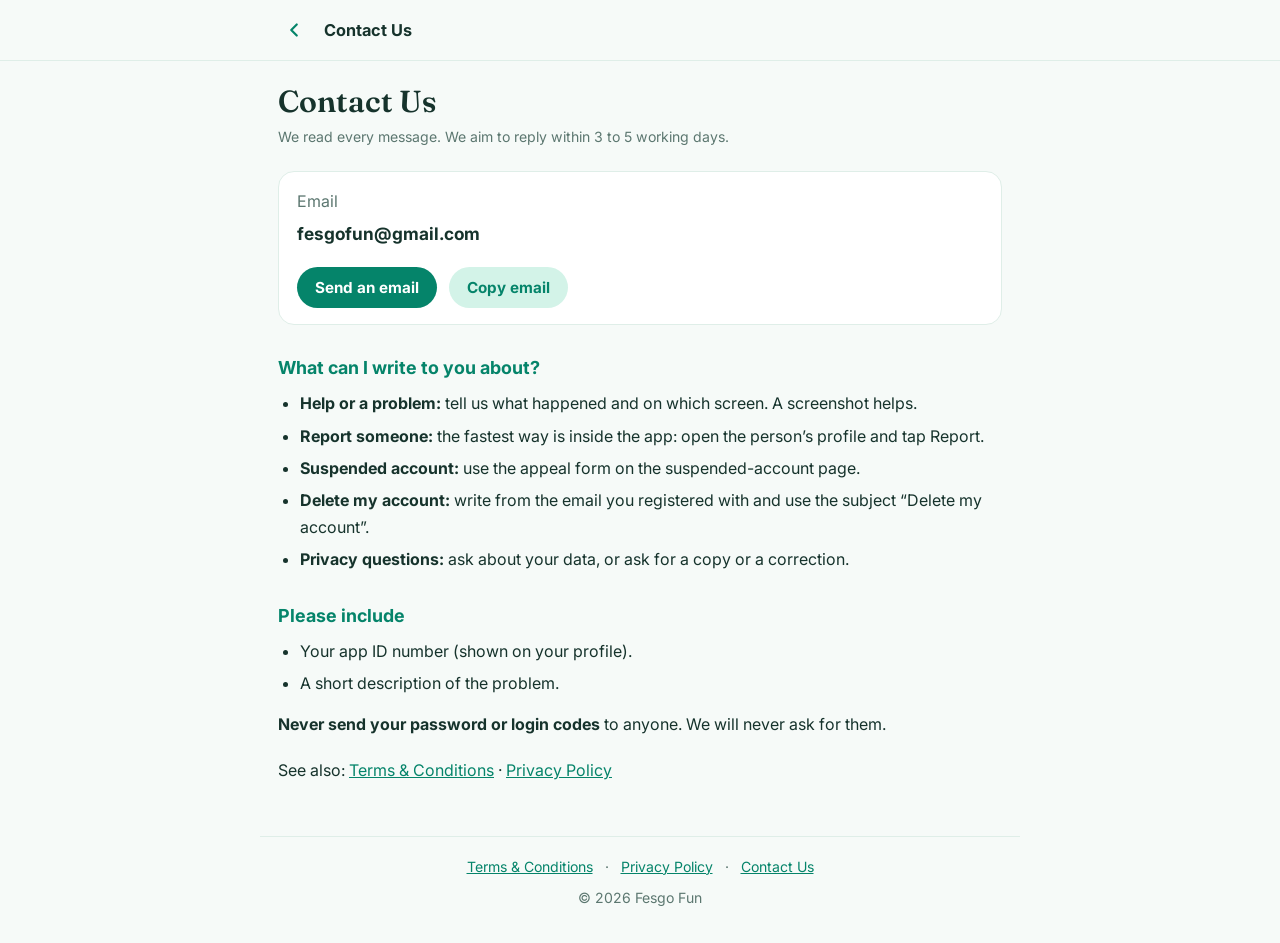
<file: contact.html>
<!DOCTYPE html>
<html lang="en">
<head>
<meta charset="UTF-8">
<meta name="viewport" content="width=device-width, initial-scale=1.0">
<title>Contact Us — Fesgo Fun</title>
<meta name="robots" content="index,follow">
<link rel="stylesheet" href="fallback-fonts.css">
<link rel="preconnect" href="https://fonts.googleapis.com">
<link rel="preconnect" href="https://fonts.gstatic.com" crossorigin>
<link href="https://fonts.googleapis.com/css2?family=Fraunces:wght@600&family=Inter:wght@400;500;600;700&display=swap" rel="stylesheet">
<link rel="stylesheet" href="legal.css">
</head>
<body>
<header><div class="bar">
  <button class="back" type="button" aria-label="Back" onclick="if(history.length>1){history.back();}else{location.href='index.html';}">
    <svg width="22" height="22" viewBox="0 0 24 24" fill="none" stroke="currentColor" stroke-width="2.4" stroke-linecap="round" stroke-linejoin="round"><path d="M15 18l-6-6 6-6"/></svg>
  </button>
  <b>Contact Us</b>
</div></header>
<main>

<h1>Contact Us</h1>
<p class="upd">We read every message. We aim to reply within 3 to 5 working days.</p>

<div class="box">
  <p style="margin-bottom:6px;color:var(--ink-soft);">Email</p>
  <p class="mail" id="mail">fesgofun@gmail.com</p>
  <a class="btn" href="mailto:fesgofun@gmail.com">Send an email</a>
  <button class="btn alt" type="button" onclick="copyMail(this)">Copy email</button>
</div>

<h2>What can I write to you about?</h2>
<ul>
<li><b>Help or a problem:</b> tell us what happened and on which screen. A screenshot helps.</li>
<li><b>Report someone:</b> the fastest way is inside the app: open the person’s profile and tap Report.</li>
<li><b>Suspended account:</b> use the appeal form on the suspended-account page.</li>
<li><b>Delete my account:</b> write from the email you registered with and use the subject “Delete my account”.</li>
<li><b>Privacy questions:</b> ask about your data, or ask for a copy or a correction.</li>
</ul>

<h2>Please include</h2>
<ul>
<li>Your app ID number (shown on your profile).</li>
<li>A short description of the problem.</li>
</ul>
<p><b>Never send your password or login codes</b> to anyone. We will never ask for them.</p>

<p style="margin-top:20px;">See also: <a href="terms.html">Terms &amp; Conditions</a> · <a href="privacy.html">Privacy Policy</a></p>
<script>
function copyMail(btn){
  var t = document.getElementById('mail').textContent;
  function done(){ btn.textContent = 'Copied'; setTimeout(function(){ btn.textContent = 'Copy email'; }, 1600); }
  if(navigator.clipboard && navigator.clipboard.writeText){ navigator.clipboard.writeText(t).then(done, done); }
  else { var r = document.createRange(); r.selectNode(document.getElementById('mail')); var s = getSelection(); s.removeAllRanges(); s.addRange(r); try{ document.execCommand('copy'); }catch(e){} done(); }
}
</script>
</main>
<footer>
  <a href="terms.html">Terms &amp; Conditions</a> · <a href="privacy.html">Privacy Policy</a> · <a href="contact.html">Contact Us</a>
  <div style="margin-top:8px;">© 2026 Fesgo Fun</div>
</footer>
</body>
</html>
</file>
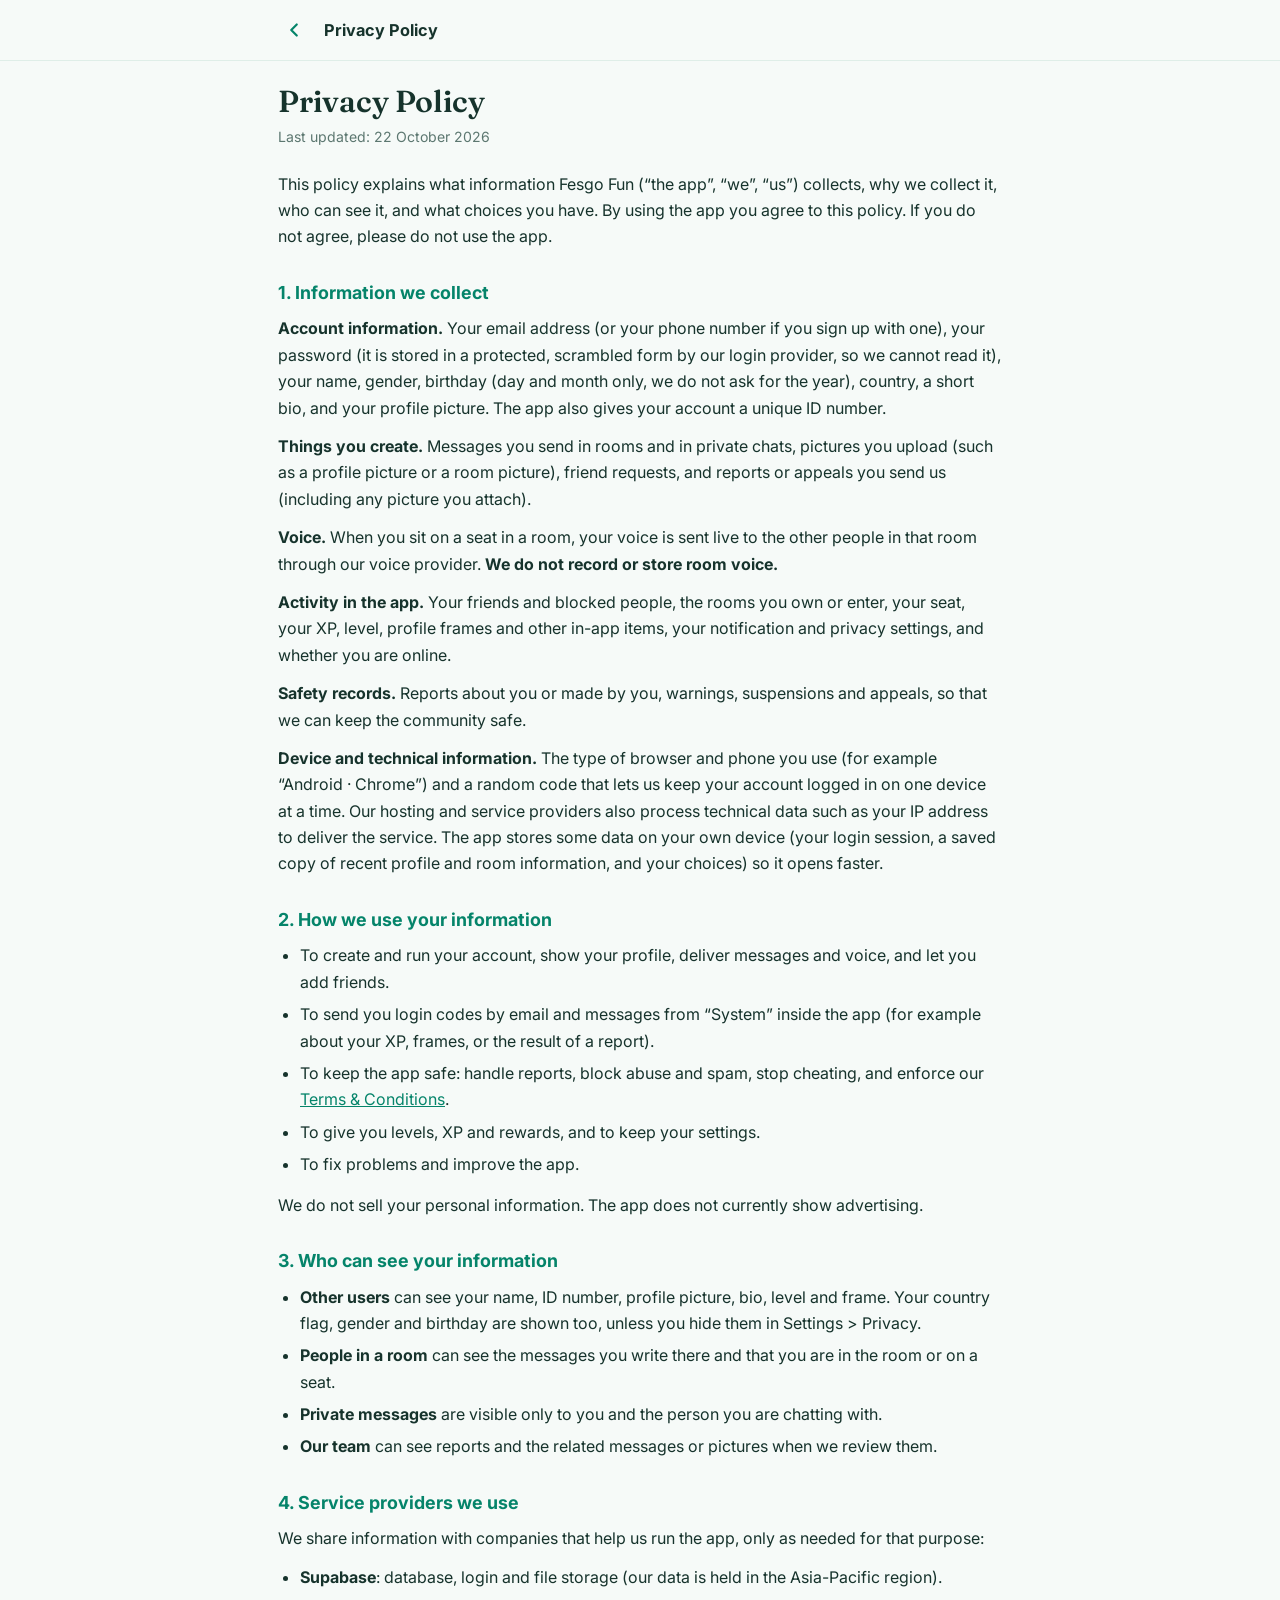
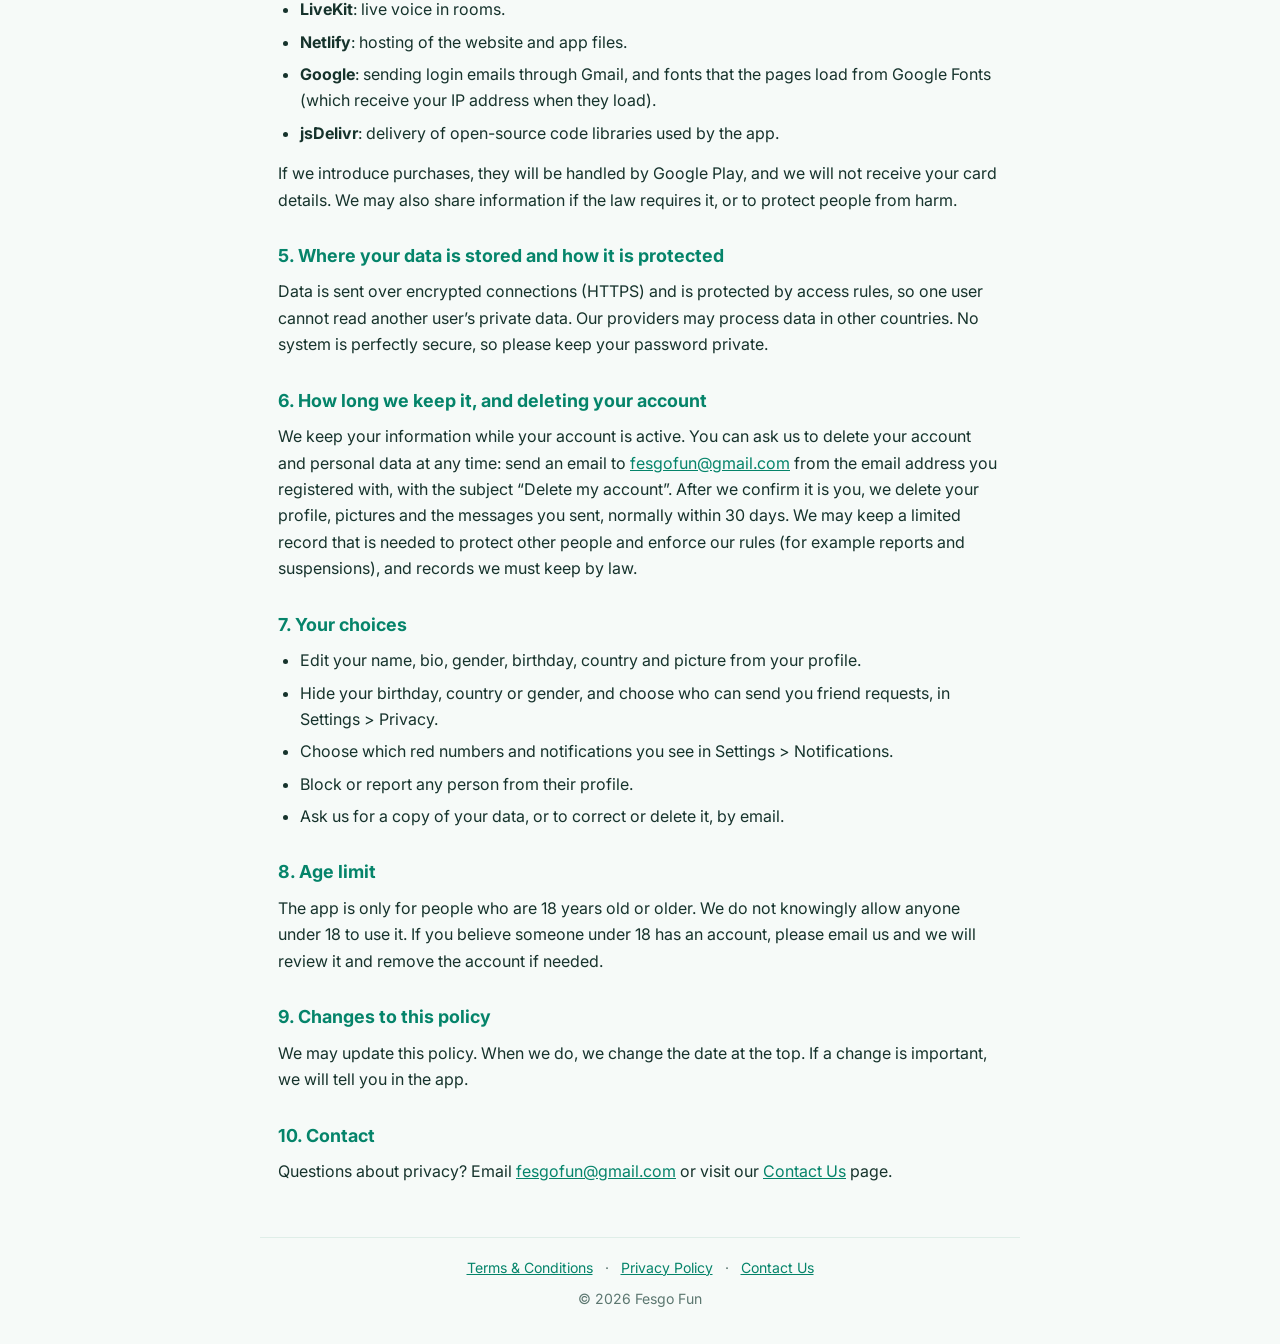
<file: privacy.html>
<!DOCTYPE html>
<html lang="en">
<head>
<meta charset="UTF-8">
<meta name="viewport" content="width=device-width, initial-scale=1.0">
<title>Privacy Policy — Fesgo Fun</title>
<meta name="robots" content="index,follow">
<link rel="stylesheet" href="fallback-fonts.css">
<link rel="preconnect" href="https://fonts.googleapis.com">
<link rel="preconnect" href="https://fonts.gstatic.com" crossorigin>
<link href="https://fonts.googleapis.com/css2?family=Fraunces:wght@600&family=Inter:wght@400;500;600;700&display=swap" rel="stylesheet">
<link rel="stylesheet" href="legal.css">
</head>
<body>
<header><div class="bar">
  <button class="back" type="button" aria-label="Back" onclick="if(history.length>1){history.back();}else{location.href='index.html';}">
    <svg width="22" height="22" viewBox="0 0 24 24" fill="none" stroke="currentColor" stroke-width="2.4" stroke-linecap="round" stroke-linejoin="round"><path d="M15 18l-6-6 6-6"/></svg>
  </button>
  <b>Privacy Policy</b>
</div></header>
<main>

<h1>Privacy Policy</h1>
<p class="upd">Last updated: 22 October 2026</p>

<p>This policy explains what information Fesgo Fun (“the app”, “we”, “us”) collects, why we collect it, who can see it, and what choices you have. By using the app you agree to this policy. If you do not agree, please do not use the app.</p>

<h2>1. Information we collect</h2>
<p><b>Account information.</b> Your email address (or your phone number if you sign up with one), your password (it is stored in a protected, scrambled form by our login provider, so we cannot read it), your name, gender, birthday (day and month only, we do not ask for the year), country, a short bio, and your profile picture. The app also gives your account a unique ID number.</p>
<p><b>Things you create.</b> Messages you send in rooms and in private chats, pictures you upload (such as a profile picture or a room picture), friend requests, and reports or appeals you send us (including any picture you attach).</p>
<p><b>Voice.</b> When you sit on a seat in a room, your voice is sent live to the other people in that room through our voice provider. <b>We do not record or store room voice.</b></p>
<p><b>Activity in the app.</b> Your friends and blocked people, the rooms you own or enter, your seat, your XP, level, profile frames and other in-app items, your notification and privacy settings, and whether you are online.</p>
<p><b>Safety records.</b> Reports about you or made by you, warnings, suspensions and appeals, so that we can keep the community safe.</p>
<p><b>Device and technical information.</b> The type of browser and phone you use (for example “Android · Chrome”) and a random code that lets us keep your account logged in on one device at a time. Our hosting and service providers also process technical data such as your IP address to deliver the service. The app stores some data on your own device (your login session, a saved copy of recent profile and room information, and your choices) so it opens faster.</p>

<h2>2. How we use your information</h2>
<ul>
<li>To create and run your account, show your profile, deliver messages and voice, and let you add friends.</li>
<li>To send you login codes by email and messages from “System” inside the app (for example about your XP, frames, or the result of a report).</li>
<li>To keep the app safe: handle reports, block abuse and spam, stop cheating, and enforce our <a href="terms.html">Terms &amp; Conditions</a>.</li>
<li>To give you levels, XP and rewards, and to keep your settings.</li>
<li>To fix problems and improve the app.</li>
</ul>
<p>We do not sell your personal information. The app does not currently show advertising.</p>

<h2>3. Who can see your information</h2>
<ul>
<li><b>Other users</b> can see your name, ID number, profile picture, bio, level and frame. Your country flag, gender and birthday are shown too, unless you hide them in Settings &gt; Privacy.</li>
<li><b>People in a room</b> can see the messages you write there and that you are in the room or on a seat.</li>
<li><b>Private messages</b> are visible only to you and the person you are chatting with.</li>
<li><b>Our team</b> can see reports and the related messages or pictures when we review them.</li>
</ul>

<h2>4. Service providers we use</h2>
<p>We share information with companies that help us run the app, only as needed for that purpose:</p>
<ul>
<li><b>Supabase</b>: database, login and file storage (our data is held in the Asia-Pacific region).</li>
<li><b>LiveKit</b>: live voice in rooms.</li>
<li><b>Netlify</b>: hosting of the website and app files.</li>
<li><b>Google</b>: sending login emails through Gmail, and fonts that the pages load from Google Fonts (which receive your IP address when they load).</li>
<li><b>jsDelivr</b>: delivery of open-source code libraries used by the app.</li>
</ul>
<p>If we introduce purchases, they will be handled by Google Play, and we will not receive your card details. We may also share information if the law requires it, or to protect people from harm.</p>

<h2>5. Where your data is stored and how it is protected</h2>
<p>Data is sent over encrypted connections (HTTPS) and is protected by access rules, so one user cannot read another user’s private data. Our providers may process data in other countries. No system is perfectly secure, so please keep your password private.</p>

<h2>6. How long we keep it, and deleting your account</h2>
<p>We keep your information while your account is active. You can ask us to delete your account and personal data at any time: send an email to <a href="mailto:fesgofun@gmail.com">fesgofun@gmail.com</a> from the email address you registered with, with the subject “Delete my account”. After we confirm it is you, we delete your profile, pictures and the messages you sent, normally within 30 days. We may keep a limited record that is needed to protect other people and enforce our rules (for example reports and suspensions), and records we must keep by law.</p>

<h2>7. Your choices</h2>
<ul>
<li>Edit your name, bio, gender, birthday, country and picture from your profile.</li>
<li>Hide your birthday, country or gender, and choose who can send you friend requests, in Settings &gt; Privacy.</li>
<li>Choose which red numbers and notifications you see in Settings &gt; Notifications.</li>
<li>Block or report any person from their profile.</li>
<li>Ask us for a copy of your data, or to correct or delete it, by email.</li>
</ul>

<h2>8. Age limit</h2>
<p>The app is only for people who are 18 years old or older. We do not knowingly allow anyone under 18 to use it. If you believe someone under 18 has an account, please email us and we will review it and remove the account if needed.</p>

<h2>9. Changes to this policy</h2>
<p>We may update this policy. When we do, we change the date at the top. If a change is important, we will tell you in the app.</p>

<h2>10. Contact</h2>
<p>Questions about privacy? Email <a href="mailto:fesgofun@gmail.com">fesgofun@gmail.com</a> or visit our <a href="contact.html">Contact Us</a> page.</p>
</main>
<footer>
  <a href="terms.html">Terms &amp; Conditions</a> · <a href="privacy.html">Privacy Policy</a> · <a href="contact.html">Contact Us</a>
  <div style="margin-top:8px;">© 2026 Fesgo Fun</div>
</footer>
</body>
</html>
</file>
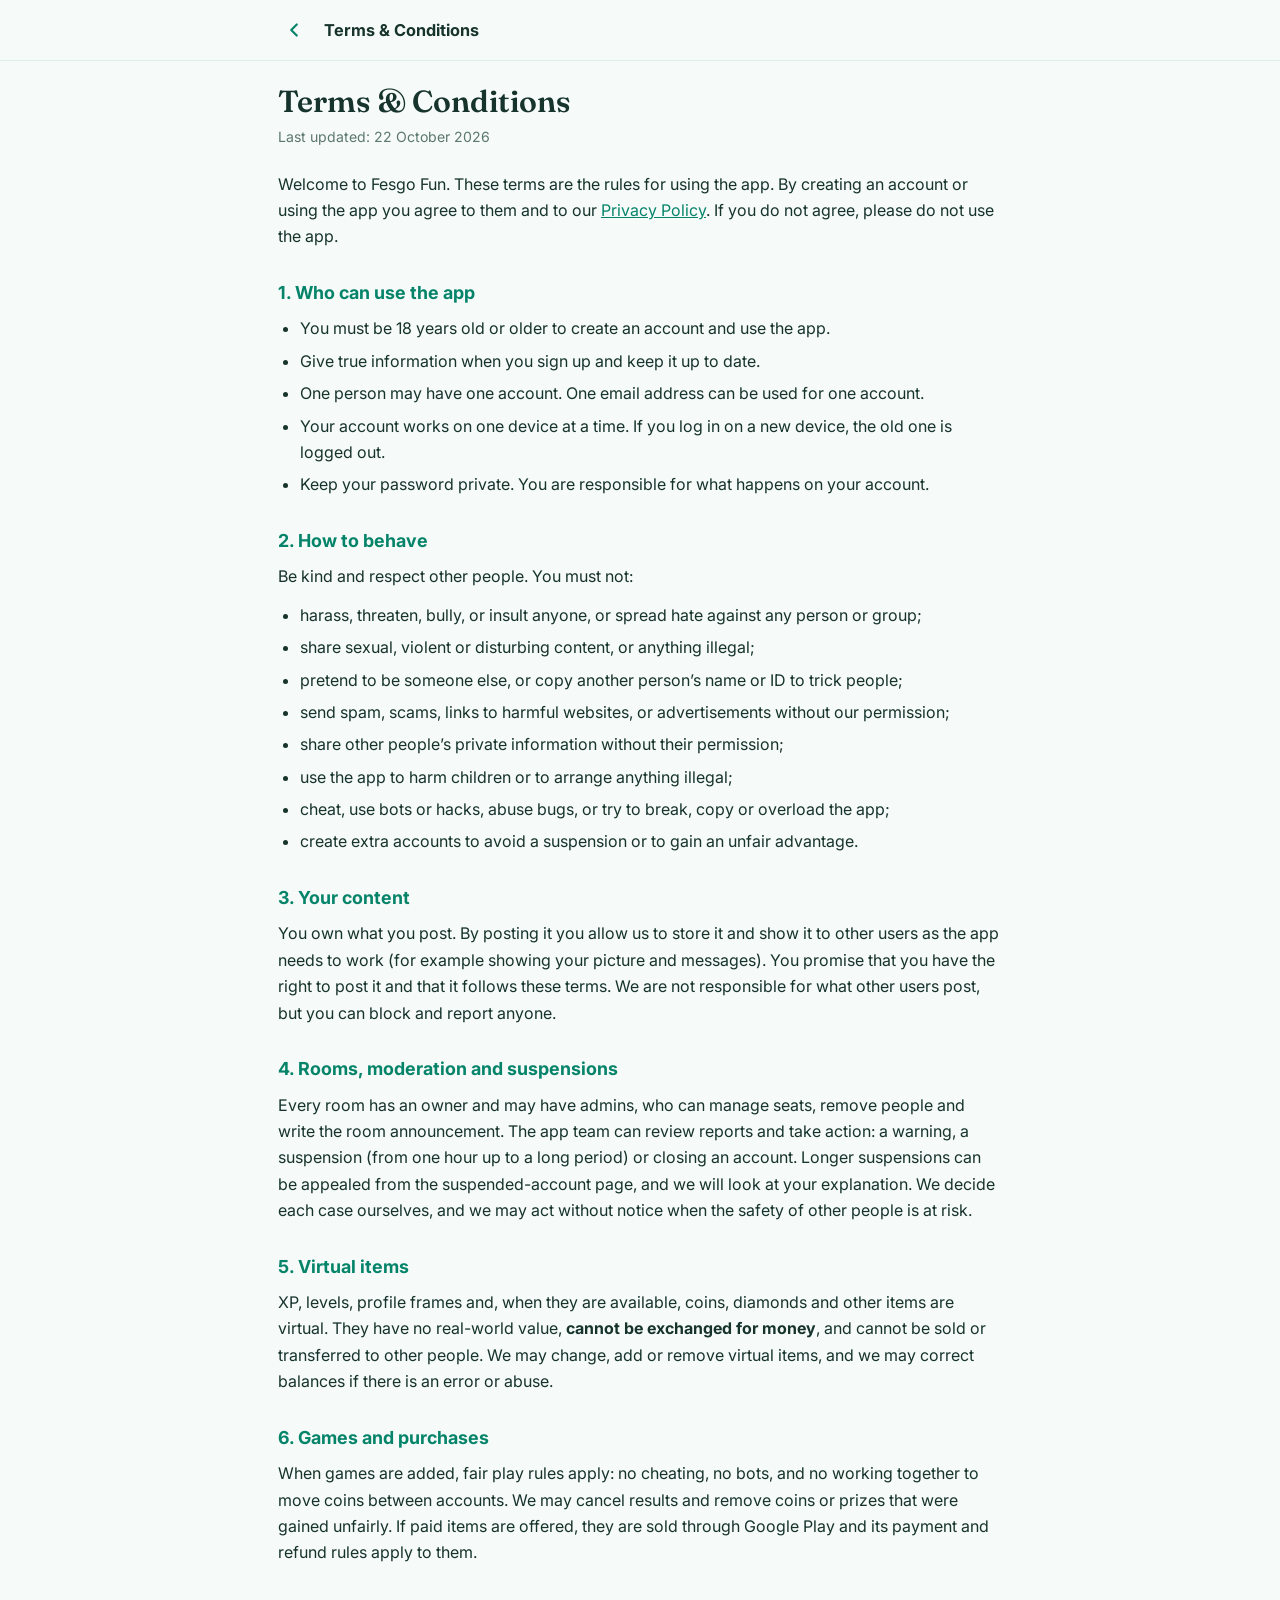
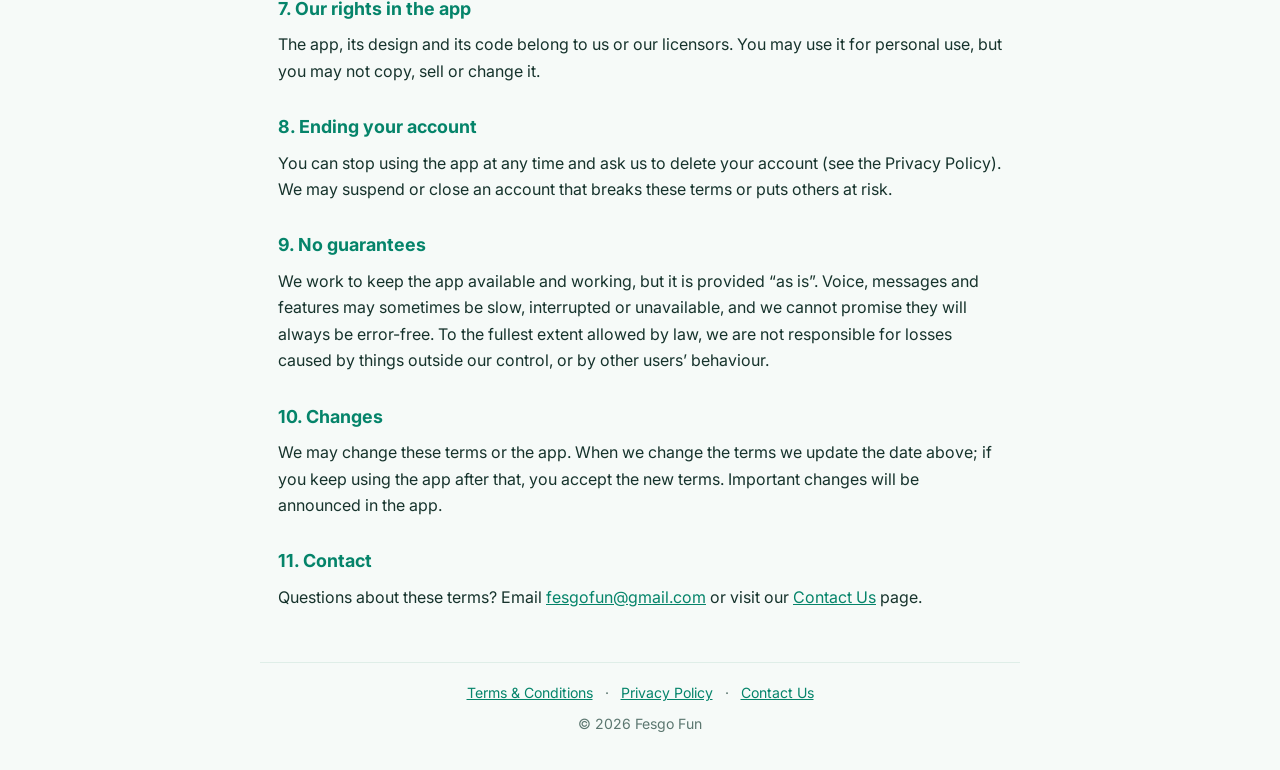
<file: terms.html>
<!DOCTYPE html>
<html lang="en">
<head>
<meta charset="UTF-8">
<meta name="viewport" content="width=device-width, initial-scale=1.0">
<title>Terms & Conditions — Fesgo Fun</title>
<meta name="robots" content="index,follow">
<link rel="stylesheet" href="fallback-fonts.css">
<link rel="preconnect" href="https://fonts.googleapis.com">
<link rel="preconnect" href="https://fonts.gstatic.com" crossorigin>
<link href="https://fonts.googleapis.com/css2?family=Fraunces:wght@600&family=Inter:wght@400;500;600;700&display=swap" rel="stylesheet">
<link rel="stylesheet" href="legal.css">
</head>
<body>
<header><div class="bar">
  <button class="back" type="button" aria-label="Back" onclick="if(history.length>1){history.back();}else{location.href='index.html';}">
    <svg width="22" height="22" viewBox="0 0 24 24" fill="none" stroke="currentColor" stroke-width="2.4" stroke-linecap="round" stroke-linejoin="round"><path d="M15 18l-6-6 6-6"/></svg>
  </button>
  <b>Terms & Conditions</b>
</div></header>
<main>

<h1>Terms &amp; Conditions</h1>
<p class="upd">Last updated: 22 October 2026</p>

<p>Welcome to Fesgo Fun. These terms are the rules for using the app. By creating an account or using the app you agree to them and to our <a href="privacy.html">Privacy Policy</a>. If you do not agree, please do not use the app.</p>

<h2>1. Who can use the app</h2>
<ul>
<li>You must be 18 years old or older to create an account and use the app.</li>
<li>Give true information when you sign up and keep it up to date.</li>
<li>One person may have one account. One email address can be used for one account.</li>
<li>Your account works on one device at a time. If you log in on a new device, the old one is logged out.</li>
<li>Keep your password private. You are responsible for what happens on your account.</li>
</ul>

<h2>2. How to behave</h2>
<p>Be kind and respect other people. You must not:</p>
<ul>
<li>harass, threaten, bully, or insult anyone, or spread hate against any person or group;</li>
<li>share sexual, violent or disturbing content, or anything illegal;</li>
<li>pretend to be someone else, or copy another person’s name or ID to trick people;</li>
<li>send spam, scams, links to harmful websites, or advertisements without our permission;</li>
<li>share other people’s private information without their permission;</li>
<li>use the app to harm children or to arrange anything illegal;</li>
<li>cheat, use bots or hacks, abuse bugs, or try to break, copy or overload the app;</li>
<li>create extra accounts to avoid a suspension or to gain an unfair advantage.</li>
</ul>

<h2>3. Your content</h2>
<p>You own what you post. By posting it you allow us to store it and show it to other users as the app needs to work (for example showing your picture and messages). You promise that you have the right to post it and that it follows these terms. We are not responsible for what other users post, but you can block and report anyone.</p>

<h2>4. Rooms, moderation and suspensions</h2>
<p>Every room has an owner and may have admins, who can manage seats, remove people and write the room announcement. The app team can review reports and take action: a warning, a suspension (from one hour up to a long period) or closing an account. Longer suspensions can be appealed from the suspended-account page, and we will look at your explanation. We decide each case ourselves, and we may act without notice when the safety of other people is at risk.</p>

<h2>5. Virtual items</h2>
<p>XP, levels, profile frames and, when they are available, coins, diamonds and other items are virtual. They have no real-world value, <b>cannot be exchanged for money</b>, and cannot be sold or transferred to other people. We may change, add or remove virtual items, and we may correct balances if there is an error or abuse.</p>

<h2>6. Games and purchases</h2>
<p>When games are added, fair play rules apply: no cheating, no bots, and no working together to move coins between accounts. We may cancel results and remove coins or prizes that were gained unfairly. If paid items are offered, they are sold through Google Play and its payment and refund rules apply to them.</p>

<h2>7. Our rights in the app</h2>
<p>The app, its design and its code belong to us or our licensors. You may use it for personal use, but you may not copy, sell or change it.</p>

<h2>8. Ending your account</h2>
<p>You can stop using the app at any time and ask us to delete your account (see the Privacy Policy). We may suspend or close an account that breaks these terms or puts others at risk.</p>

<h2>9. No guarantees</h2>
<p>We work to keep the app available and working, but it is provided “as is”. Voice, messages and features may sometimes be slow, interrupted or unavailable, and we cannot promise they will always be error-free. To the fullest extent allowed by law, we are not responsible for losses caused by things outside our control, or by other users’ behaviour.</p>

<h2>10. Changes</h2>
<p>We may change these terms or the app. When we change the terms we update the date above; if you keep using the app after that, you accept the new terms. Important changes will be announced in the app.</p>

<h2>11. Contact</h2>
<p>Questions about these terms? Email <a href="mailto:fesgofun@gmail.com">fesgofun@gmail.com</a> or visit our <a href="contact.html">Contact Us</a> page.</p>
</main>
<footer>
  <a href="terms.html">Terms &amp; Conditions</a> · <a href="privacy.html">Privacy Policy</a> · <a href="contact.html">Contact Us</a>
  <div style="margin-top:8px;">© 2026 Fesgo Fun</div>
</footer>
</body>
</html>
</file>
<file: fallback-fonts.css>
/* fallback-fonts.css
   A few symbols (e.g. ⏤ in stylish names) have no glyph in some phones' Chrome, so they showed as empty boxes.
   fallback-symbols.woff (GNU Unifont subset, SIL OFL) supplies ONLY those few ranges. It is attached to the
   same family names the app already uses ('Inter', 'Fraunces') and is loaded BEFORE Google Fonts, so Google's
   own faces win wherever they have the character. Nothing else changes. */
@font-face{ font-family:'Inter'; font-weight:100 900; font-style:normal; font-display:swap;
  src:url('fallback-symbols.woff') format('woff');
  unicode-range:U+035C-0362,U+2300-2327,U+2329-23CE,U+23D0-23E8,U+23F4-23F7,U+23FB-23FF; }
@font-face{ font-family:'Fraunces'; font-weight:100 900; font-style:normal; font-display:swap;
  src:url('fallback-symbols.woff') format('woff');
  unicode-range:U+035C-0362,U+2300-2327,U+2329-23CE,U+23D0-23E8,U+23F4-23F7,U+23FB-23FF; }
</file>
<file: legal.css>
:root{ --teal-deep:#05846a; --teal:#06D6A0; --teal-soft:#d3f3e8; --bg:#f6faf8; --card:#fff; --ink:#16332c; --ink-soft:#5c7770; --line:#dfeee8; }
*{ box-sizing:border-box; margin:0; padding:0; }
html{ -webkit-text-size-adjust:100%; }
body{ font-family:'Inter',system-ui,-apple-system,'Segoe UI',Roboto,sans-serif; background:var(--bg); color:var(--ink); line-height:1.65; font-size:16px; -webkit-user-select:text; user-select:text; }
header{ position:sticky; top:0; z-index:5; background:rgba(246,250,248,.94); backdrop-filter:blur(8px); border-bottom:1px solid var(--line); }
.bar{ max-width:760px; margin:0 auto; display:flex; align-items:center; gap:10px; padding:10px 14px; }
.back{ width:40px; height:40px; border:0; border-radius:50%; background:none; color:var(--teal-deep); display:flex; align-items:center; justify-content:center; cursor:pointer; }
.back:active{ background:var(--teal-soft); }
.bar b{ font-weight:700; font-size:1.02rem; }
main{ max-width:760px; margin:0 auto; padding:22px 18px 40px; }
h1{ font-family:'Fraunces',Georgia,serif; font-weight:600; font-size:1.9rem; line-height:1.2; margin-bottom:6px; }
.upd{ color:var(--ink-soft); font-size:.88rem; margin-bottom:22px; }
h2{ font-size:1.12rem; margin:28px 0 8px; color:var(--teal-deep); }
p{ margin:0 0 12px; }
ul{ margin:0 0 14px 22px; }
li{ margin-bottom:6px; }
a{ color:var(--teal-deep); }
.box{ background:var(--card); border:1px solid var(--line); border-radius:16px; padding:16px 18px; margin:14px 0; }
.mail{ font-weight:700; font-size:1.08rem; word-break:break-all; }
.btn{ display:inline-block; margin:6px 8px 0 0; padding:11px 18px; border-radius:22px; background:var(--teal-deep); color:#fff; text-decoration:none; font-weight:700; border:0; font:700 .95rem 'Inter',system-ui,sans-serif; cursor:pointer; }
.btn.alt{ background:var(--teal-soft); color:var(--teal-deep); }
footer{ max-width:760px; margin:0 auto; padding:18px 18px 34px; border-top:1px solid var(--line); text-align:center; color:var(--ink-soft); font-size:.88rem; }
footer a{ margin:0 8px; white-space:nowrap; }
</file>
